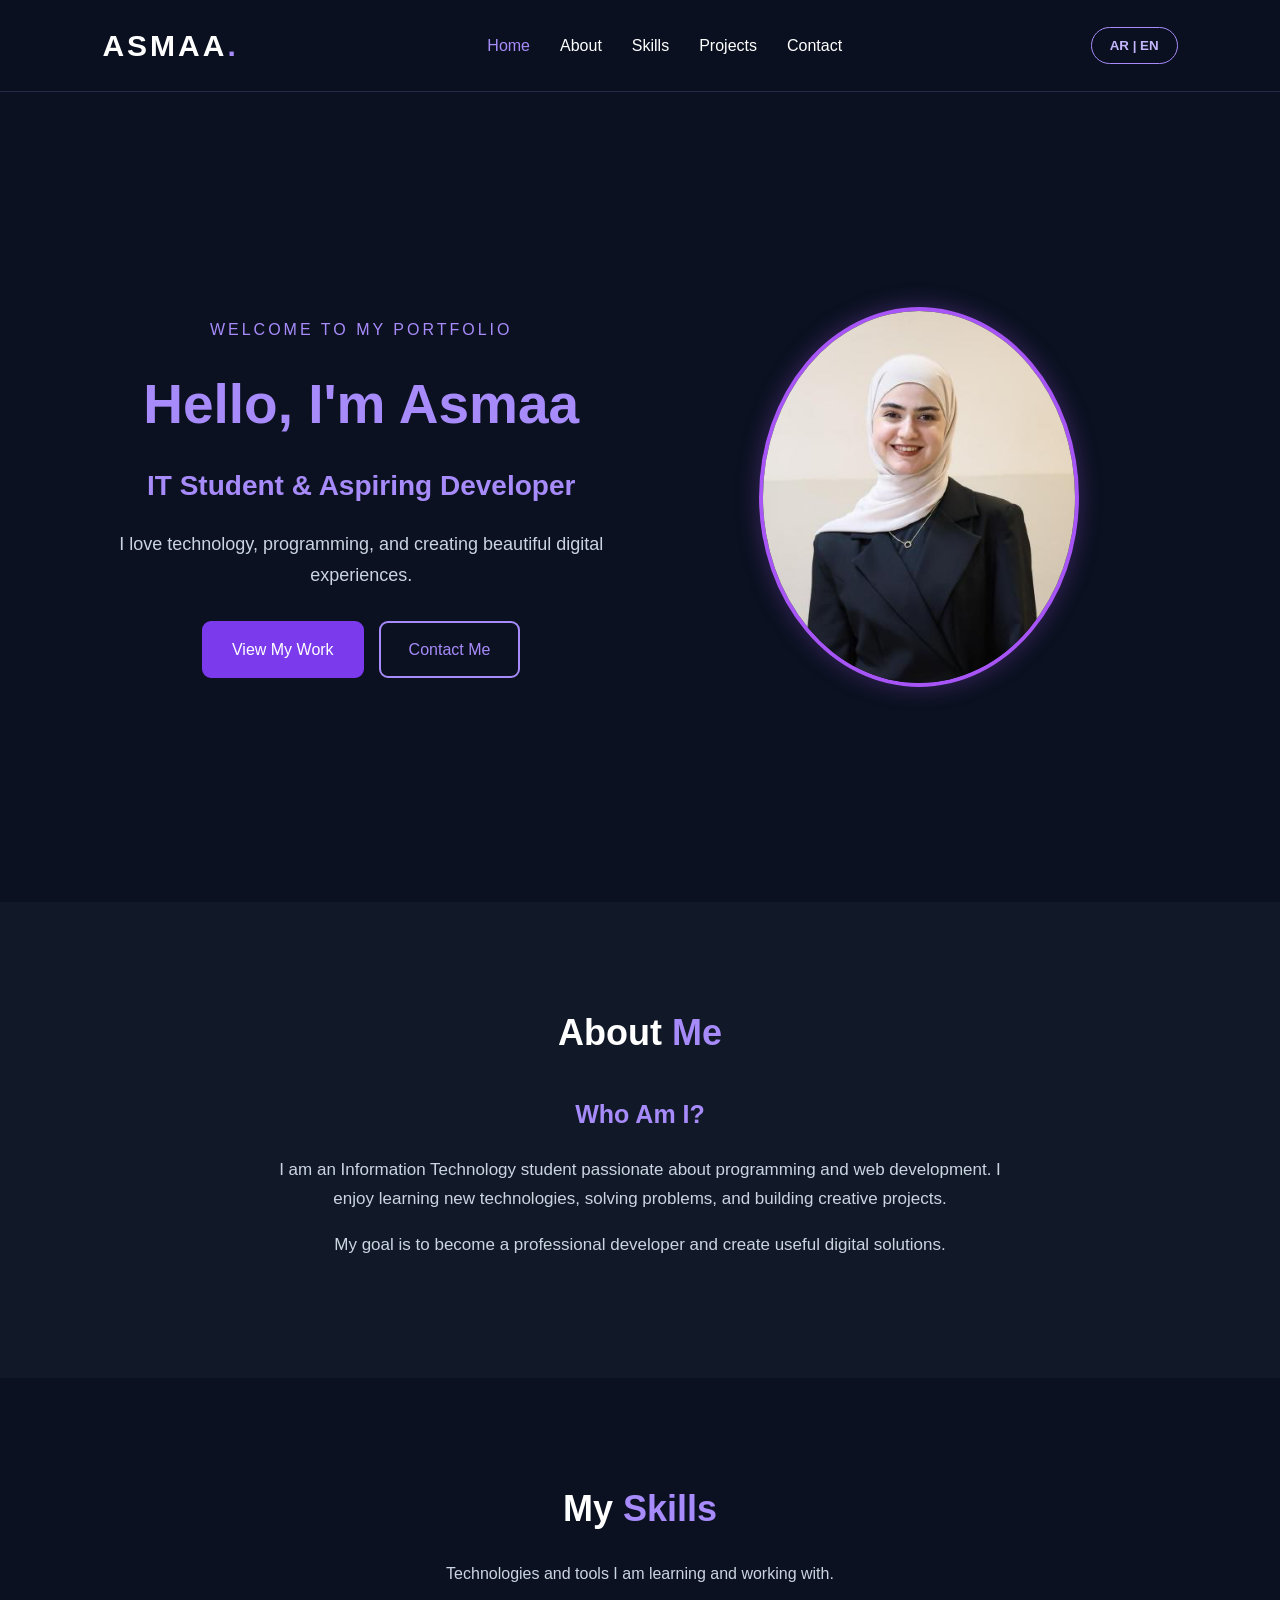
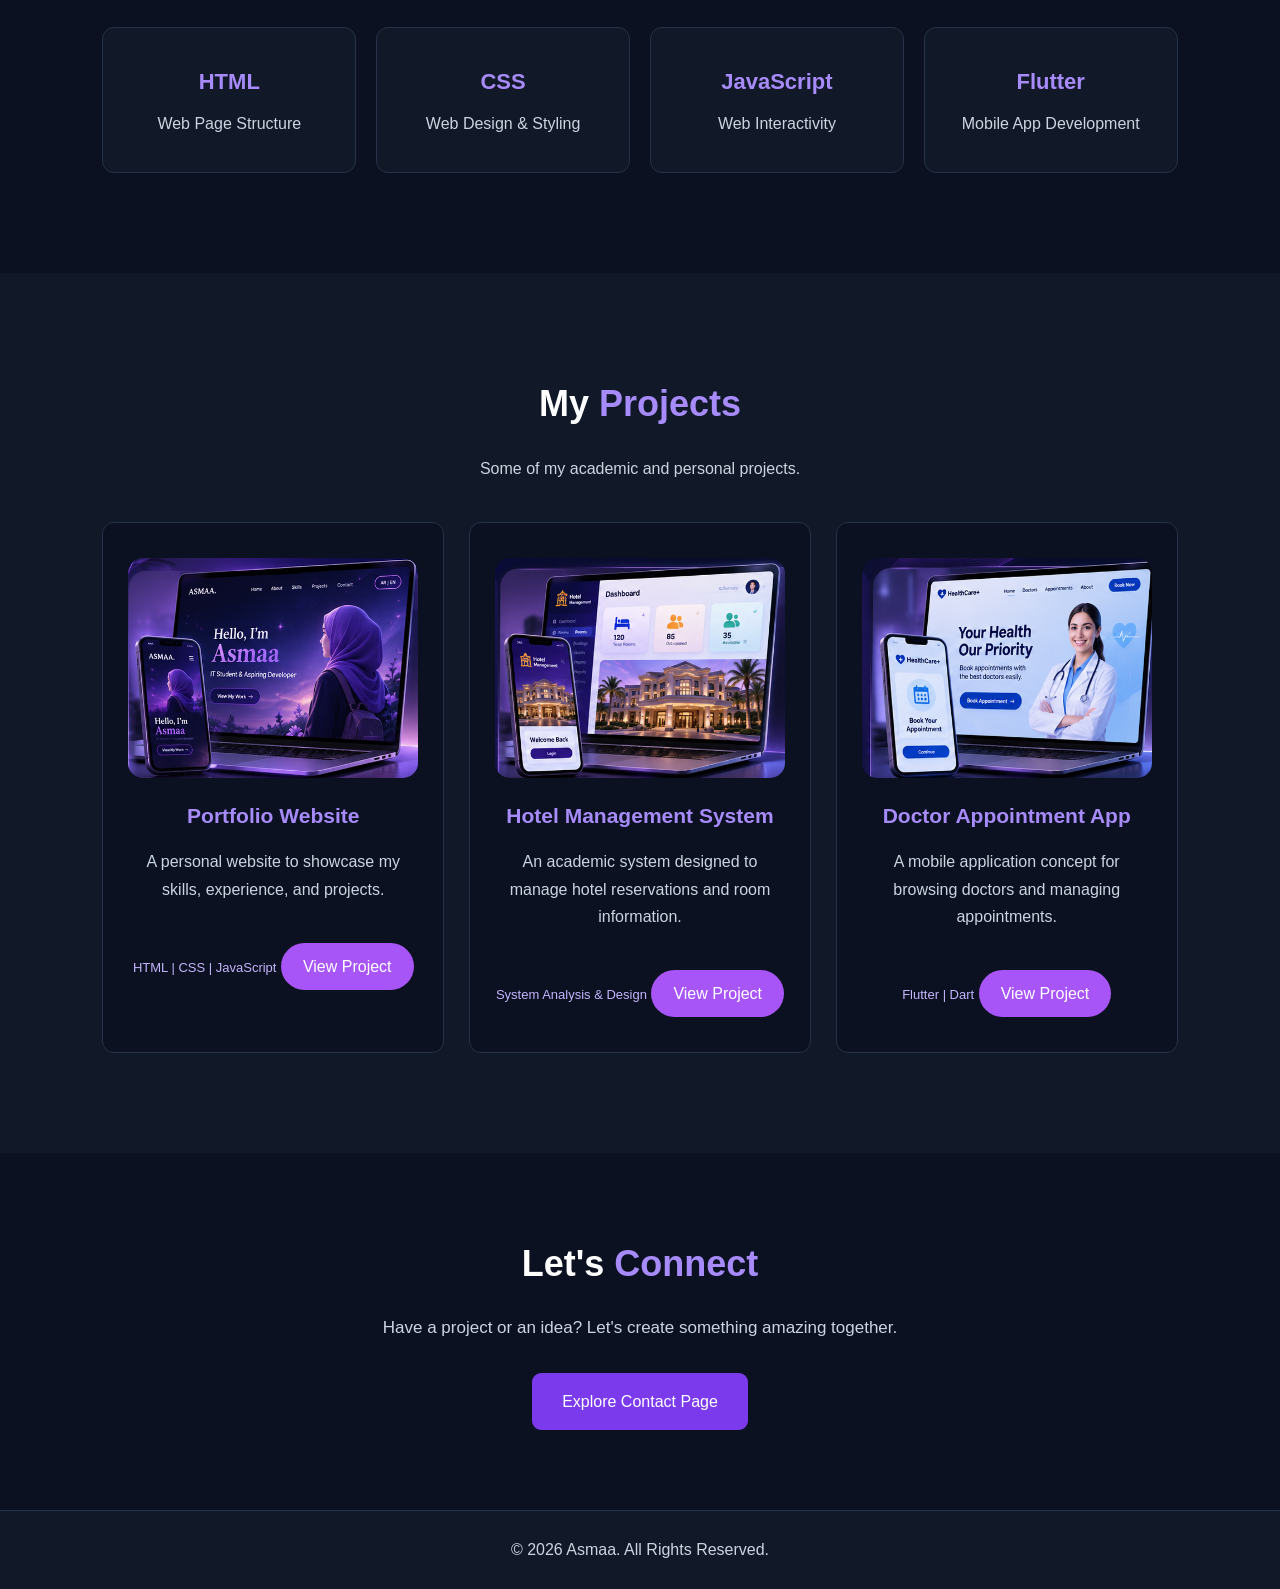
<file: index.html>
<!DOCTYPE html>
<html lang="en">

<head>
    <meta charset="UTF-8">
    <meta name="viewport" content="width=device-width, initial-scale=1.0">

    <title>Asmaa | Developer Portfolio</title>

    <link rel="stylesheet" href="style.css">
</head>

<body>

    <!-- Navigation Bar -->
    
<!-- Luxury Navigation Bar -->
<header>
    <nav class="navbar">

        <h2 class="logo">ASMAA<span>.</span></h2>

        <ul class="nav-links">
            <li>
                <a href="#home" data-en="Home" data-ar="الرئيسية">Home</a>
            </li>
            <li>
                <a href="#about" data-en="About" data-ar="من أنا">About</a>
            </li>
            <li>
                <a href="#skills" data-en="Skills" data-ar="مهاراتي">Skills</a>
            </li>
            <li>
                <a href="#projects" data-en="Projects" data-ar="مشاريعي">Projects</a>
            </li>
            <li>
                <a href="contact.html" data-en="Contact" data-ar="تواصل معي">Contact</a>            </li>
        </ul>

        <button id="language-toggle" class="language-btn">
            AR | EN
        </button>

    </nav>
</header>


    
<!-- Home Section -->

<!-- Home Section -->
<section id="home" class="home">

    <div class="home-content">

        <p class="welcome"
           data-en="WELCOME TO MY PORTFOLIO"
           data-ar="مرحباً بك في معرض أعمالي">
            WELCOME TO MY PORTFOLIO
        </p>

        <h1>
            <span data-en="Hello, I'm " data-ar="مرحباً، أنا ">Hello, I'm </span>
            <span>Asmaa</span>
        </h1>

        <h2
            data-en="IT Student & Aspiring Developer"
            data-ar="طالبة تقنية معلومات ومطوّرة برمجيات طموحة">
            IT Student & Aspiring Developer
        </h2>

        <p data-en="I love technology, programming, and creating beautiful digital experiences."
           data-ar="أحب التكنولوجيا والبرمجة وتصميم تجارب رقمية جميلة ومميزة.">
            I love technology, programming, and creating
            beautiful digital experiences.
        </p>

        <div class="home-buttons">
            <a href="#projects" class="btn"
               data-en="View My Work"
               data-ar="شاهدي أعمالي">View My Work</a>

            <a href="#contact" class="btn secondary-btn"
               data-en="Contact Me"
               data-ar="تواصلي معي">Contact Me</a>
        </div>

    </div>

    <div class="home-image">
        <img src="images/profile.jpg" alt="Asmaa Profile Photo">
    </div>

</section>


    <!-- About Section -->
    <section id="about" class="about">
        <h2 class="section-title">About <span>Me</span></h2>

        <div class="about-content">
            <div class="about-text">
                <h3>Who Am I?</h3>

                <p>
                    I am an Information Technology student
                    passionate about programming and web development.
                    I enjoy learning new technologies, solving problems,
                    and building creative projects.
                </p>

                <p>
                    My goal is to become a professional developer
                    and create useful digital solutions.
                </p>
            </div>
        </div>
    </section>

    <!-- Skills Section -->
    <section id="skills" class="skills">
        <h2 class="section-title">My <span>Skills</span></h2>

        <p class="section-description">
            Technologies and tools I am learning and working with.
        </p>

        <div class="skills-container">

            <div class="skill-card">
                <h3>HTML</h3>
                <p>Web Page Structure</p>
            </div>

            <div class="skill-card">
                <h3>CSS</h3>
                <p>Web Design & Styling</p>
            </div>

            <div class="skill-card">
                <h3>JavaScript</h3>
                <p>Web Interactivity</p>
            </div>

            <div class="skill-card">
                <h3>Flutter</h3>
                <p>Mobile App Development</p>
            </div>

        </div>
    </section>

<!-- Projects Section -->

<section id="projects" class="projects">
    <h2 class="section-title">My <span>Projects</span></h2>
    <p class="section-description">
        Some of my academic and personal projects.
    </p>

    <div class="projects-container">

        <!-- Project 1 -->
        <div class="project-card">
            <div class="project-image">
                <img src="images/portfolio-website.png"
                     alt="Portfolio Website">
            </div>
            <h3>Portfolio Website</h3>
            <p>
                A personal website to showcase my skills,
                experience, and projects.
            </p>
            <span>HTML | CSS | JavaScript</span>
            <a href="projects/hotel.html" class="project-btn">
                View Project
            </a>
        </div>

        <!-- Project 2 -->
        <div class="project-card">
            <div class="project-image">
                <img src="images/hotel-management-system.png"
                     alt="Hotel Management System">
            </div>
            <h3>Hotel Management System</h3>
            <p>
                An academic system designed to manage hotel
                reservations and room information.
            </p>
            <span>System Analysis & Design</span>
            <a href="projects/doctor.html" class="project-btn">
                View Project
            </a>
        </div>

        <!-- Project 3 -->
        <div class="project-card">
            <div class="project-image">
                <img src="images/doctor-appointment-app.png"
                     alt="Doctor Appointment App">
            </div>
            <h3>Doctor Appointment App</h3>
            <p>
                A mobile application concept for browsing
                doctors and managing appointments.
            </p>
            <span>Flutter | Dart</span>
            <a href="projects/portfolio.html" class="project-btn">
                View Project
            </a>
        </div>

    </div>
</section>



    <!-- Contact Section -->
    
<!-- Contact Section -->

<section id="contact" class="contact">
    <h2 class="section-title">
        Let's <span>Connect</span>
    </h2>

    <p>
        Have a project or an idea?
        Let's create something amazing together.
    </p>

    <div class="contact-info">
        <a href="contact.html" class="btn">
            Explore Contact Page
        </a>
    </div>
</section>

    <!-- Footer -->
    <footer>
        <p>© 2026 Asmaa. All Rights Reserved.</p>
    </footer>

    <script src="script.js"></script>

</body>
</html>
</file>
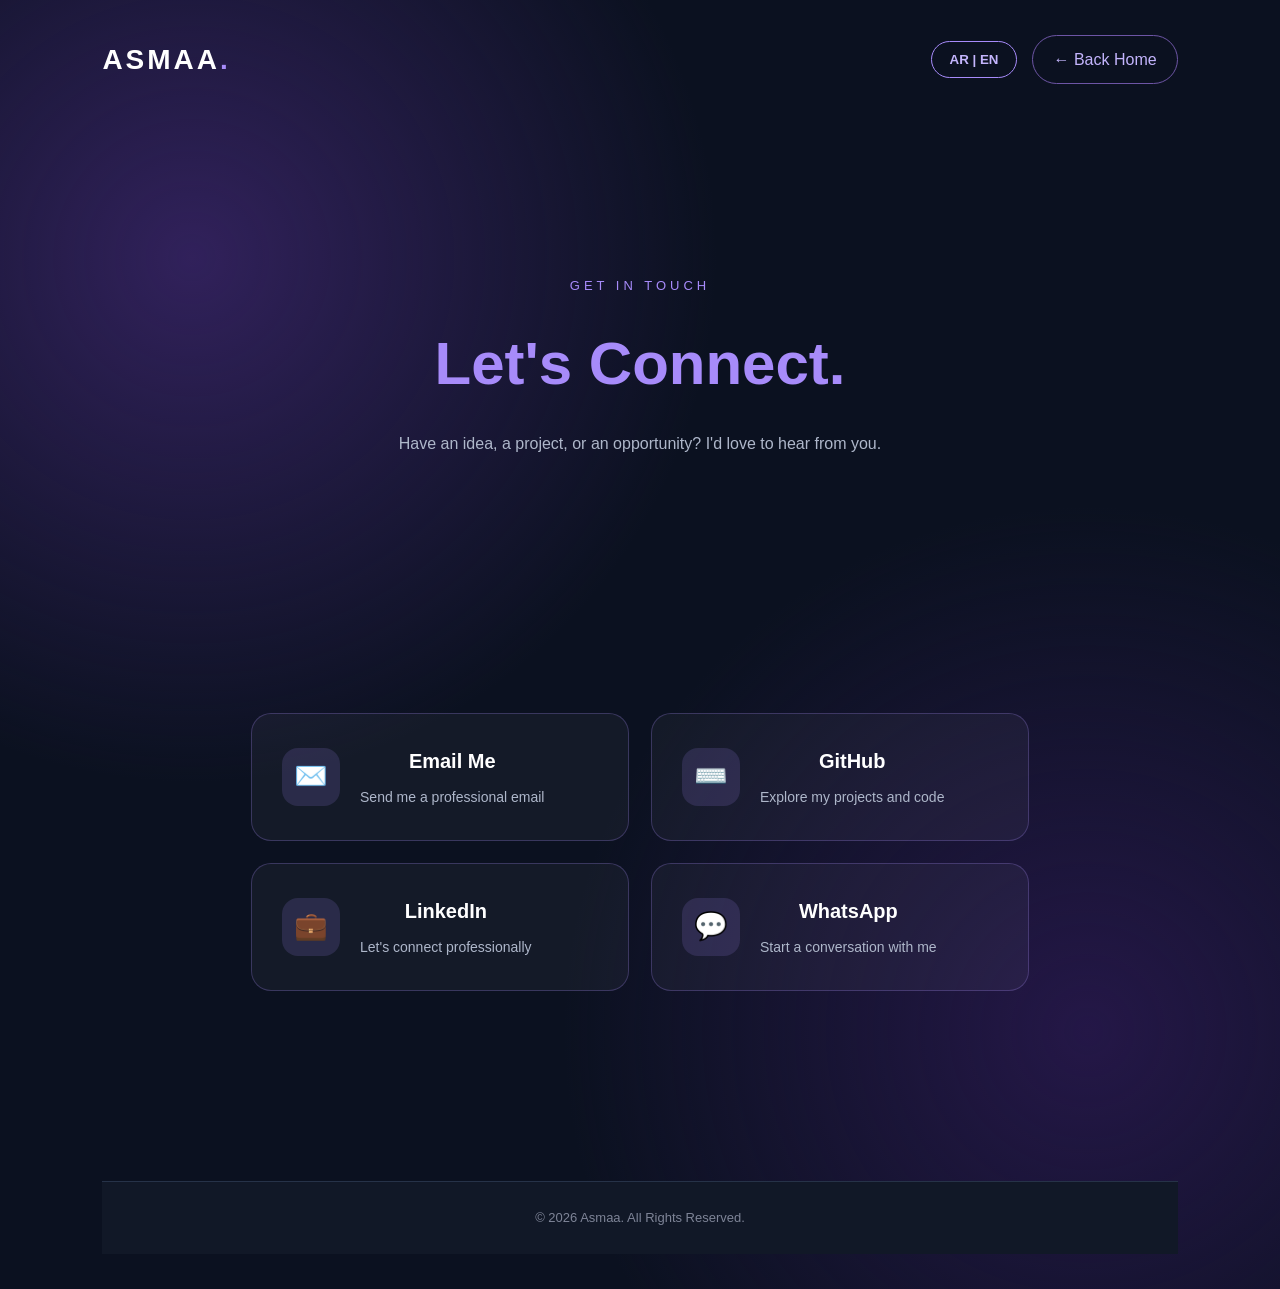
<file: contact.html>
<!DOCTYPE html>
<html lang="en">
<head>
    <meta charset="UTF-8">
    <meta name="viewport" content="width=device-width, initial-scale=1.0">

    <title>Let's Connect | Asmaa</title>
    <link rel="stylesheet" href="style.css">

    <style>
        .contact-page {
            min-height: 100vh;
            padding: 35px 8%;
            background:
                radial-gradient(circle at 15% 20%, #31215b 0, transparent 35%),
                radial-gradient(circle at 85% 80%, #241747 0, transparent 35%),
                #0b1120;
        }

        .contact-nav {
            display: flex;
            justify-content: space-between;
            align-items: center;
            margin-bottom: 90px;
        }

        .contact-nav .logo {
            color: white;
            font-size: 28px;
        }

        .contact-nav .logo span {
            color: #a78bfa;
        }

        .back-home {
            color: #c4b5fd;
            text-decoration: none;
            border: 1px solid #6d55a5;
            padding: 10px 20px;
            border-radius: 25px;
            transition: 0.3s;
        }

        .back-home:hover {
            background: #7c3aed;
            color: white;
        }

        .contact-heading {
            text-align: center;
            margin-bottom: 55px;
        }

        .contact-heading .small-title {
            color: #a78bfa;
            letter-spacing: 4px;
            font-size: 13px;
        }

        .contact-heading h1 {
            color: white;
            font-size: clamp(35px, 6vw, 60px);
            margin: 15px 0;
        }

        .contact-heading h1 span {
            color: #a78bfa;
        }

        .contact-heading p {
            color: #aeb7ca;
            line-height: 1.8;
        }

        .contact-cards {
            max-width: 950px;
            margin: auto;
            display: grid;
            grid-template-columns: repeat(2, 1fr);
            gap: 22px;
        }

        .contact-card {
            text-decoration: none;
            color: white;
            background: rgba(255,255,255,0.04);
            border: 1px solid rgba(167,139,250,0.25);
            border-radius: 20px;
            padding: 30px;
            display: flex;
            align-items: center;
            gap: 20px;
            transition: 0.35s;
        }

        .contact-card:hover {
            transform: translateY(-8px);
            border-color: #a78bfa;
            background: rgba(124,58,237,0.13);
            box-shadow: 0 15px 40px rgba(124,58,237,0.15);
        }

        .contact-icon {
            width: 58px;
            height: 58px;
            border-radius: 16px;
            background: rgba(167,139,250,0.15);
            display: flex;
            justify-content: center;
            align-items: center;
            font-size: 27px;
            flex-shrink: 0;
        }

        .contact-card h3 {
            margin-bottom: 8px;
            font-size: 20px;
        }

        .contact-card p {
            color: #aeb7ca;
            font-size: 14px;
        }

        .contact-footer {
            text-align: center;
            color: #7e8497;
            margin-top: 90px;
            font-size: 13px;
        }

        @media (max-width: 650px) {
            .contact-cards {
                grid-template-columns: 1fr;
            }

            .contact-nav {
                margin-bottom: 60px;
            }

            .contact-page {
                padding: 25px 6%;
            }
        }


/* LANGUAGE SWITCHER */
.nav-actions {
    display: flex;
    align-items: center;
    gap: 15px;
}

.language-btn {
    background: transparent;
    color: #c4b5fd;
    border: 1px solid #a78bfa;
    padding: 10px 18px;
    border-radius: 25px;
    cursor: pointer;
    font-weight: bold;
    transition: 0.3s;
}

.language-btn:hover {
    background: #7c3aed;
    color: white;
}

body.rtl {
    direction: rtl;
}

body.rtl .contact-card {
    text-align: right;
}

@media (max-width: 450px) {
    .contact-nav {
        flex-wrap: wrap;
        gap: 15px;
    }

    .nav-actions {
        gap: 8px;
    }
}

/* CONTACT CARD ARROW */
.contact-card {
    position: relative;
}

.contact-card::after {
    content: "↗";
    position: absolute;
    right: 25px;
    top: 50%;
    transform: translateY(-50%);
    font-size: 22px;
    color: #a78bfa;
    opacity: 0;
    transition: 0.3s ease;
}

.contact-card:hover::after {
    opacity: 1;
    right: 18px;
}

/* RTL ARROW */
body.rtl .contact-card::after {
    right: auto;
    left: 25px;
}

body.rtl .contact-card:hover::after {
    left: 18px;
}

/* CONTACT ICON HOVER */
.contact-icon {
    transition: 0.35s ease;
}

.contact-card:hover .contact-icon {
    transform: scale(1.12) rotate(-5deg);
    background: rgba(167,139,250,0.3);
    box-shadow: 0 0 20px rgba(167,139,250,0.2);
}

/* CONTACT CARDS ANIMATION */
.contact-card {
    animation: cardFadeIn 0.8s ease both;
}

.contact-card:nth-child(2) {
    animation-delay: 0.15s;
}

.contact-card:nth-child(3) {
    animation-delay: 0.3s;
}

.contact-card:nth-child(4) {
    animation-delay: 0.45s;
}

@keyframes cardFadeIn {
    from {
        opacity: 0;
        transform: translateY(25px);
    }
    to {
        opacity: 1;
        transform: translateY(0);
    }
}
    </style>
</head>

<body>

    <main class="contact-page">

        
<nav class="contact-nav">
    <h2 class="logo">ASMAA<span>.</span></h2>

    <div class="nav-actions">
        <button id="language-toggle" class="language-btn">
            AR | EN
        </button>

        <a href="index.html" class="back-home"
           data-en="← Back Home"
           data-ar="العودة للرئيسية ←">
            ← Back Home
        </a>
    </div>
</nav>



        
<section class="contact-heading">
    <p class="small-title"
       data-en="GET IN TOUCH"
       data-ar="تواصلي معي">
        GET IN TOUCH
    </p>

    <h1>
        <span data-en="Let's " data-ar="هيا بنا ">
            Let's
        </span>
        <span data-en="Connect." data-ar="نتواصل.">
            Connect.
        </span>
    </h1>

    <p data-en="Have an idea, a project, or an opportunity? I'd love to hear from you."
       data-ar="هل لديك فكرة أو مشروع أو فرصة عمل؟ يسعدني التواصل معك.">
        Have an idea, a project, or an opportunity?
        I'd love to hear from you.
    </p>
</section>

<section class="contact-cards">

    <a href="mailto:hilythilya@gmail.com"
       class="contact-card">
        <div class="contact-icon">✉️</div>
        <div>
            <h3 data-en="Email Me" data-ar="راسليني">
                Email Me
            </h3>
            <p data-en="Send me a professional email"
               data-ar="أرسلي لي رسالة عبر البريد الإلكتروني">
                Send me a professional email
            </p>
        </div>
    </a>

    <a href="https://github.com/soo-so0"
       target="_blank"
       rel="noopener noreferrer"
       class="contact-card">
        <div class="contact-icon">⌨️</div>
        <div>
            <h3>GitHub</h3>
            <p data-en="Explore my projects and code"
               data-ar="تصفحي مشاريعي وأعمالي البرمجية">
                Explore my projects and code
            </p>
        </div>
    </a>

    <a href="#" onclick="return false;"
       target="_blank"
       rel="noopener noreferrer"
       class="contact-card">
        <div class="contact-icon">💼</div>
        <div>
            <h3>LinkedIn</h3>
            <p data-en="Let's connect professionally"
               data-ar="لنتواصل بشكل احترافي">
                Let's connect professionally
            </p>
        </div>
    </a>

    <a href="https://wa.me/967784324240"
       target="_blank"
       rel="noopener noreferrer"
       class="contact-card">
        <div class="contact-icon">💬</div>
        <div>
            <h3 data-en="WhatsApp" data-ar="واتساب">
                WhatsApp
            </h3>
            <p data-en="Start a conversation with me"
               data-ar="ابدئي محادثة معي">
                Start a conversation with me
            </p>
        </div>
    </a>

</section>

<footer class="contact-footer"
        data-en="© 2026 Asmaa. All Rights Reserved."
        data-ar="© 2026 عصماء. جميع الحقوق محفوظة.">
    © 2026 Asmaa. All Rights Reserved.
</footer>

      

    </main>

    
<script>
    const languageButton = document.getElementById("language-toggle");

    let currentLanguage = "en";

    function changeLanguage() {
        currentLanguage = currentLanguage === "en" ? "ar" : "en";

        document.documentElement.lang = currentLanguage;
        document.documentElement.dir =
            currentLanguage === "ar" ? "rtl" : "ltr";

        document.body.classList.toggle(
            "rtl",
            currentLanguage === "ar"
        );

        document.querySelectorAll("[data-en][data-ar]").forEach(element => {
            element.textContent = element.getAttribute(
                `data-${currentLanguage}`
            );
        });

        languageButton.textContent =
            currentLanguage === "en" ? "AR | EN" : "EN | AR";
    }

    languageButton.addEventListener("click", changeLanguage);
</script>

</body>
</html>
</file>
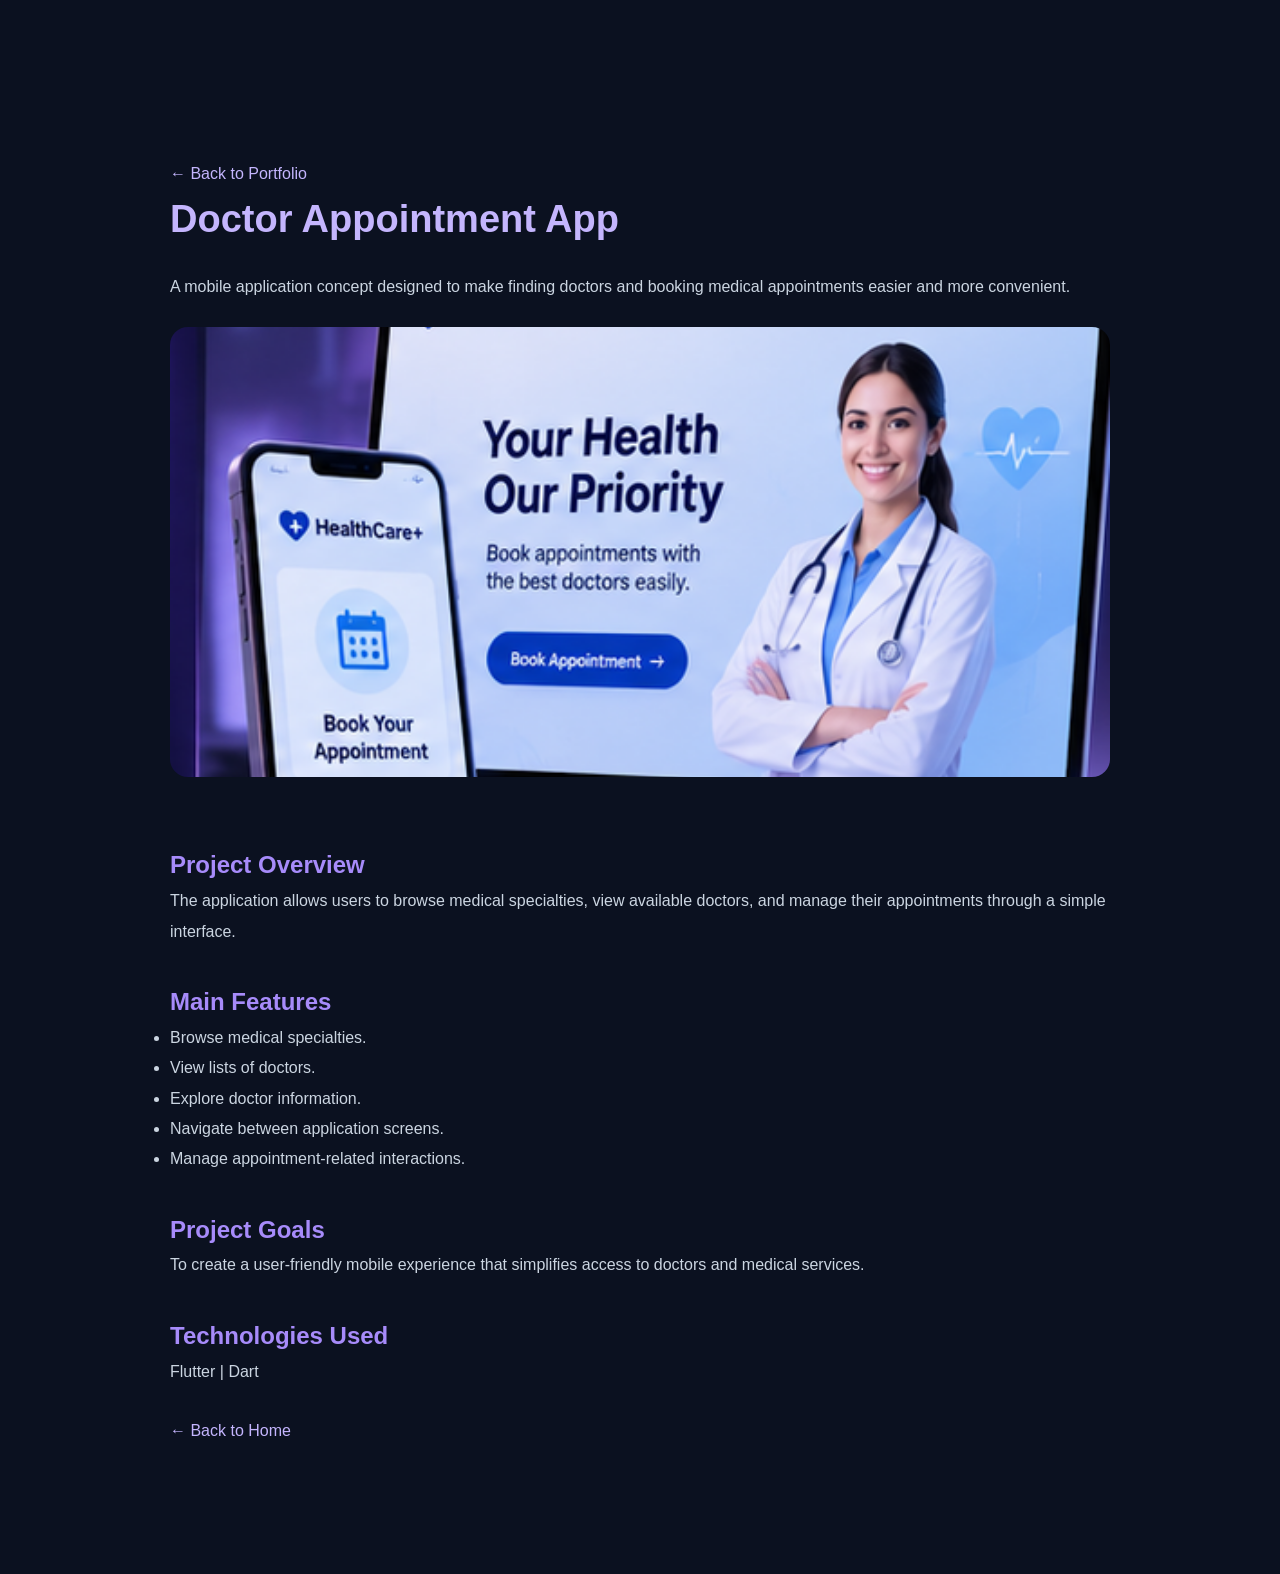
<file: projects/doctor.html>
<!DOCTYPE html>
<html lang="en">
<head>
    <meta charset="UTF-8">
    <meta name="viewport" content="width=device-width, initial-scale=1.0">
    <title>Doctor Appointment App | Asmaa</title>
    <link rel="stylesheet" href="../style.css">
    <style>
        .project-details {
            max-width: 1000px;
            margin: 100px auto;
            padding: 30px;
        }

        .project-details h1 {
            color: #c4b5fd;
            font-size: 38px;
            margin-bottom: 20px;
        }

        .project-details h2 {
            color: #a78bfa;
            margin-top: 35px;
        }

        .project-details p,
        .project-details li {
            color: #cbd5e1;
            line-height: 1.9;
        }

        .project-details img {
            width: 100%;
            max-height: 450px;
            object-fit: cover;
            border-radius: 18px;
            margin: 25px 0;
        }

        .back-btn {
            display: inline-block;
            margin-top: 30px;
            color: #c4b5fd;
            text-decoration: none;
        }
    </style>
</head>

<body>

    <main class="project-details">

        <a href="../index.html" class="back-btn">
            ← Back to Portfolio
        </a>

        <h1>Doctor Appointment App</h1>

        <p>
            A mobile application concept designed to make
            finding doctors and booking medical appointments
            easier and more convenient.
        </p>

        <img src="../images/doctor-appointment-app.png"
             alt="Doctor Appointment App">

        <h2>Project Overview</h2>
        <p>
            The application allows users to browse medical
            specialties, view available doctors, and manage
            their appointments through a simple interface.
        </p>

        <h2>Main Features</h2>
        <ul>
            <li>Browse medical specialties.</li>
            <li>View lists of doctors.</li>
            <li>Explore doctor information.</li>
            <li>Navigate between application screens.</li>
            <li>Manage appointment-related interactions.</li>
        </ul>

        <h2>Project Goals</h2>
        <p>
            To create a user-friendly mobile experience that
            simplifies access to doctors and medical services.
        </p>

        <h2>Technologies Used</h2>
        <p>Flutter | Dart</p>

        <a href="../index.html" class="back-btn">
            ← Back to Home
        </a>

    </main>

</body>
</html>
</file>
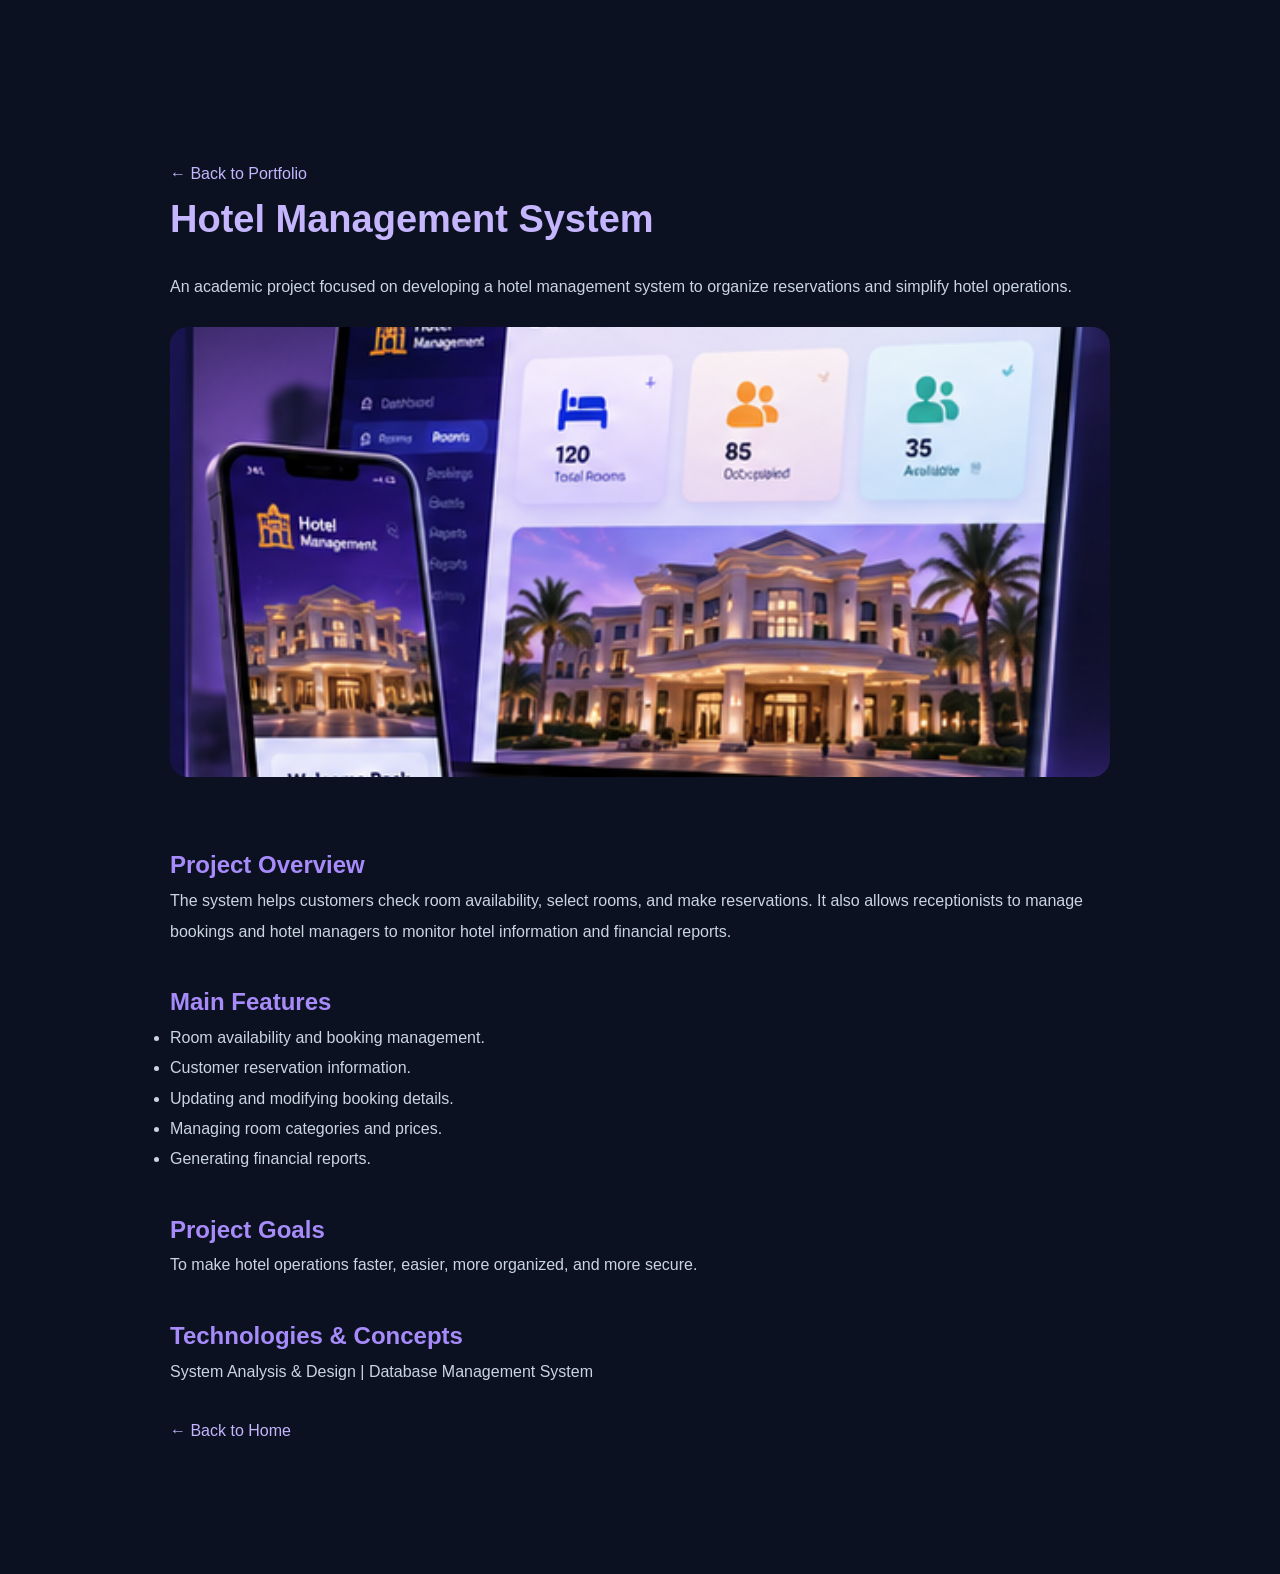
<file: projects/hotel.html>
<!DOCTYPE html>
<html lang="en">
<head>
    <meta charset="UTF-8">
    <meta name="viewport" content="width=device-width, initial-scale=1.0">
    <title>Hotel Management System | Asmaa</title>
    <link rel="stylesheet" href="../style.css">
    <style>
        .project-details {
            max-width: 1000px;
            margin: 100px auto;
            padding: 30px;
        }

        .project-details h1 {
            color: #c4b5fd;
            font-size: 38px;
            margin-bottom: 20px;
        }

        .project-details h2 {
            color: #a78bfa;
            margin-top: 35px;
        }

        .project-details p,
        .project-details li {
            color: #cbd5e1;
            line-height: 1.9;
        }

        .project-details img {
            width: 100%;
            max-height: 450px;
            object-fit: cover;
            border-radius: 18px;
            margin: 25px 0;
        }

        .back-btn {
            display: inline-block;
            margin-top: 30px;
            color: #c4b5fd;
            text-decoration: none;
        }
    </style>
</head>

<body>

    <main class="project-details">

        <a href="../index.html" class="back-btn">
            ← Back to Portfolio
        </a>

        <h1>Hotel Management System</h1>

        <p>
            An academic project focused on developing a hotel
            management system to organize reservations and
            simplify hotel operations.
        </p>

        <img src="../images/hotel-management-system.png"
             alt="Hotel Management System">

        <h2>Project Overview</h2>
        <p>
            The system helps customers check room availability,
            select rooms, and make reservations. It also allows
            receptionists to manage bookings and hotel managers
            to monitor hotel information and financial reports.
        </p>

        <h2>Main Features</h2>
        <ul>
            <li>Room availability and booking management.</li>
            <li>Customer reservation information.</li>
            <li>Updating and modifying booking details.</li>
            <li>Managing room categories and prices.</li>
            <li>Generating financial reports.</li>
        </ul>

        <h2>Project Goals</h2>
        <p>
            To make hotel operations faster, easier, more organized,
            and more secure.
        </p>

        <h2>Technologies & Concepts</h2>
        <p>System Analysis & Design | Database Management System</p>

        <a href="../index.html" class="back-btn">
            ← Back to Home
        </a>

    </main>

</body>
</html>
</file>
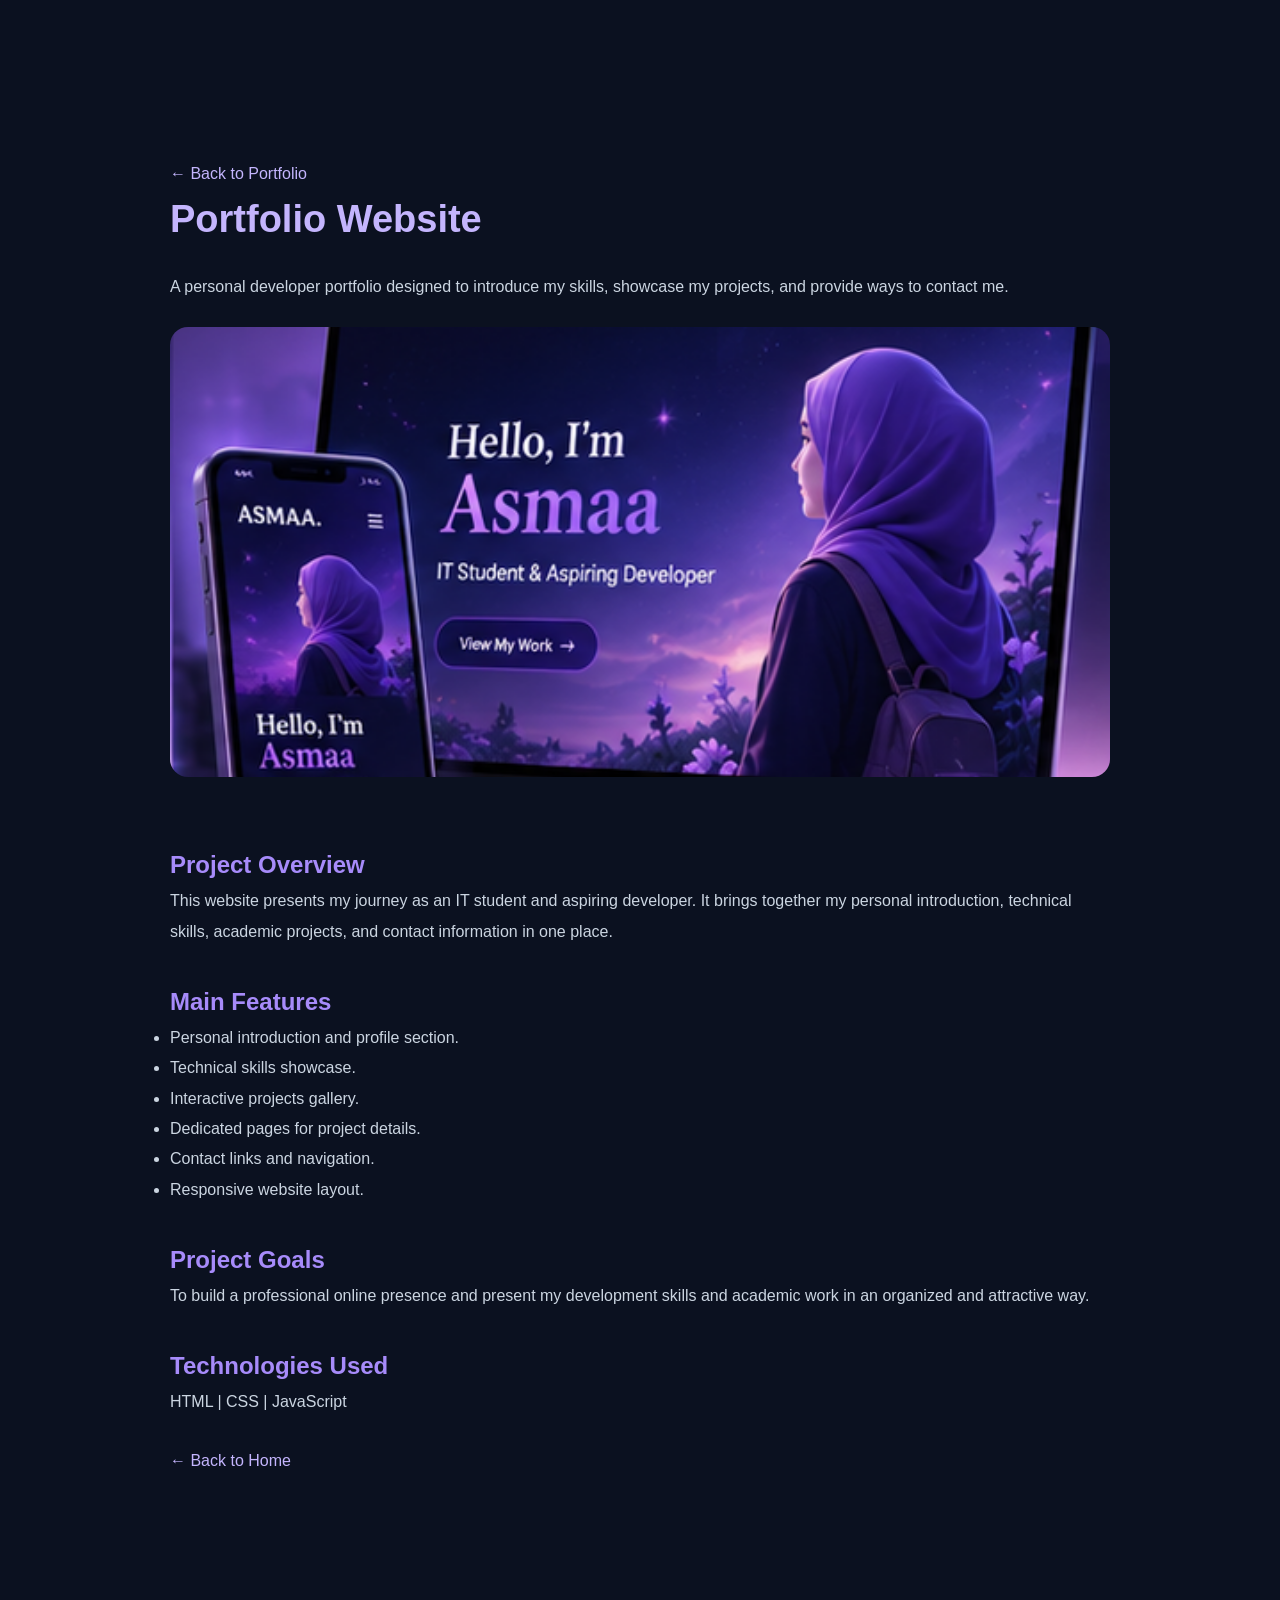
<file: projects/portfolio.html>
<!DOCTYPE html>
<html lang="en">
<head>
    <meta charset="UTF-8">
    <meta name="viewport" content="width=device-width, initial-scale=1.0">
    <title>Portfolio Website | Asmaa</title>
    <link rel="stylesheet" href="../style.css">

    <style>
        .project-details {
            max-width: 1000px;
            margin: 100px auto;
            padding: 30px;
        }

        .project-details h1 {
            color: #c4b5fd;
            font-size: 38px;
            margin-bottom: 20px;
        }

        .project-details h2 {
            color: #a78bfa;
            margin-top: 35px;
        }

        .project-details p,
        .project-details li {
            color: #cbd5e1;
            line-height: 1.9;
        }

        .project-details img {
            width: 100%;
            max-height: 450px;
            object-fit: cover;
            border-radius: 18px;
            margin: 25px 0;
        }

        .back-btn {
            display: inline-block;
            margin-top: 30px;
            color: #c4b5fd;
            text-decoration: none;
        }
    </style>
</head>

<body>

    <main class="project-details">

        <a href="../index.html" class="back-btn">
            ← Back to Portfolio
        </a>

        <h1>Portfolio Website</h1>

        <p>
            A personal developer portfolio designed to
            introduce my skills, showcase my projects,
            and provide ways to contact me.
        </p>

        <img src="../images/portfolio-website.png"
             alt="Portfolio Website">

        <h2>Project Overview</h2>
        <p>
            This website presents my journey as an IT student
            and aspiring developer. It brings together my
            personal introduction, technical skills, academic
            projects, and contact information in one place.
        </p>

        <h2>Main Features</h2>
        <ul>
            <li>Personal introduction and profile section.</li>
            <li>Technical skills showcase.</li>
            <li>Interactive projects gallery.</li>
            <li>Dedicated pages for project details.</li>
            <li>Contact links and navigation.</li>
            <li>Responsive website layout.</li>
        </ul>

        <h2>Project Goals</h2>
        <p>
            To build a professional online presence and
            present my development skills and academic work
            in an organized and attractive way.
        </p>

        <h2>Technologies Used</h2>
        <p>HTML | CSS | JavaScript</p>

        <a href="../index.html" class="back-btn">
            ← Back to Home
        </a>

    </main>

</body>
</html>
</file>
<file: style.css>
/* =========================
   GENERAL SETTINGS
========================= */

* {
    margin: 0;
    padding: 0;
    box-sizing: border-box;
    scroll-behavior: smooth;
}

body {
    font-family: Arial, sans-serif;
    background-color: #0b1120;
    color: #ffffff;
    line-height: 1.7;
}

:root {
    --main-color: #a78bfa;
    --secondary-color: #7c3aed;
    --background: #0b1120;
    --card-background: #111827;
    --text-color: #cbd5e1;
}

section {
    padding: 100px 8%;
    text-align: center;
    scroll-margin-top: 80px;
}

.section-title {
    font-size: 36px;
    margin-bottom: 20px;
    color: white;
}

.section-title span {
    color: var(--main-color);
}

.section-description {
    color: var(--text-color);
    margin-bottom: 40px;
}

/* =========================
   NAVIGATION BAR
========================= */

header {
    background-color: #111827;
    padding: 18px 8%;
    position: sticky;
    top: 0;
    z-index: 1000;
}

.navbar {
    display: flex;
    justify-content: space-between;
    align-items: center;
}

.logo {
    color: var(--main-color);
    font-size: 30px;
}

.logo span {
    color: var(--secondary-color);
}

.nav-links {
    display: flex;
    list-style: none;
    gap: 30px;
}

.nav-links a {
    color: white;
    text-decoration: none;
    transition: 0.3s;
    font-size: 16px;
}

.nav-links a:hover {
    color: var(--main-color);
}

/* =========================
   HOME SECTION
========================= */

.home {
    min-height: 90vh;
    display: flex;
    justify-content: center;
    align-items: center;
    padding: 80px 8%;
}

.home-content {
    max-width: 800px;
    text-align: center;
}

.welcome {
    color: var(--main-color);
    font-size: 16px;
    letter-spacing: 3px;
    margin-bottom: 15px;
}

.home-content h1 {
    font-size: 55px;
    color: white;
    margin-bottom: 10px;
}

.home-content h1 span {
    color: var(--main-color);
}

.home-content h2 {
    font-size: 28px;
    color: var(--main-color);
    margin-bottom: 20px;
}

.home-content > p:not(.welcome) {
    color: var(--text-color);
    font-size: 18px;
    margin-bottom: 30px;
}

.home-buttons {
    display: flex;
    justify-content: center;
    gap: 15px;
    flex-wrap: wrap;
}

.btn {
    display: inline-block;
    background-color: var(--secondary-color);
    color: white;
    padding: 13px 28px;
    border-radius: 9px;
    text-decoration: none;
    transition: 0.3s;
    border: 2px solid var(--secondary-color);
}

.btn:hover {
    background-color: transparent;
    color: var(--main-color);
    transform: translateY(-4px);
}

.secondary-btn {
    background-color: transparent;
    border-color: var(--main-color);
    color: var(--main-color);
}

/* =========================
   ABOUT SECTION
========================= */

.about {
    background-color: #111827;
}

.about-content {
    max-width: 750px;
    margin: 30px auto 0;
}

.about-text h3 {
    color: var(--main-color);
    font-size: 25px;
    margin-bottom: 20px;
}

.about-text p {
    color: var(--text-color);
    font-size: 17px;
    margin-bottom: 18px;
}

/* =========================
   SKILLS SECTION
========================= */

.skills-container {
    display: grid;
    grid-template-columns: repeat(4, 1fr);
    gap: 20px;
    margin-top: 35px;
}

.skill-card {
    background-color: var(--card-background);
    padding: 35px 20px;
    border: 1px solid #263248;
    border-radius: 12px;
    transition: 0.3s;
}

.skill-card h3 {
    color: var(--main-color);
    font-size: 22px;
    margin-bottom: 10px;
}

.skill-card p {
    color: var(--text-color);
}

.skill-card:hover {
    transform: translateY(-8px);
    border-color: var(--main-color);
    box-shadow: 0 5px 20px #7c3aed33;
}

/* =========================
   PROJECTS SECTION
========================= */

.projects {
    background-color: #111827;
}

.projects-container {
    display: grid;
    grid-template-columns: repeat(3, 1fr);
    gap: 25px;
    margin-top: 35px;
}

.project-card {
    background-color: #0b1120;
    padding: 35px 25px;
    border-radius: 12px;
    border: 1px solid #263248;
    transition: 0.3s;
}

.project-card h3 {
    color: var(--main-color);
    font-size: 21px;
    margin-bottom: 15px;
}

.project-card p {
    color: var(--text-color);
    margin-bottom: 20px;
}

.project-card span {
    color: #c4b5fd;
    font-size: 13px;
}

.project-card:hover {
    transform: translateY(-8px);
    border-color: var(--secondary-color);
    box-shadow: 0 5px 20px #7c3aed33;
}

/* =========================
   CONTACT SECTION
========================= */

.contact p {
    color: var(--text-color);
    font-size: 17px;
    margin: 20px 0 30px;
}

/* =========================
   FOOTER
========================= */

footer {
    background-color: #111827;
    text-align: center;
    padding: 25px;
    color: var(--text-color);
    border-top: 1px solid #263248;
}

/* =========================
   RESPONSIVE DESIGN
========================= */

@media (max-width: 900px) {

    .skills-container {
        grid-template-columns: repeat(2, 1fr);
    }

    .projects-container {
        grid-template-columns: repeat(2, 1fr);
    }

}

@media (max-width: 600px) {

    header {
        padding: 18px 5%;
    }

    .navbar {
        flex-direction: column;
        gap: 18px;
    }

    .nav-links {
        flex-wrap: wrap;
        justify-content: center;
        gap: 15px;
    }

    section {
        padding: 70px 5%;
    }

    .home-content h1 {
        font-size: 38px;
    }

    .home-content h2 {
        font-size: 22px;
    }

    .home-content > p:not(.welcome) {
        font-size: 16px;
    }

    .skills-container,
    .projects-container {
        grid-template-columns: 1fr;
    }

    .section-title {
        font-size: 30px;
    }

}


/* Home Section Layout */
.home {
    display: flex;
    align-items: center;
    justify-content: space-between;
    gap: 40px;
}

/* Profile Image */
.home-image {
    flex: 1;
    display: flex;
    justify-content: center;
    align-items: center;
}

.home-image img {
    width: 320px;
    height: 380px;
    object-fit: cover;
    border-radius: 50%;
    border: 4px solid #a855f7;
    box-shadow: 0 0 25px rgba(168, 85, 247, 0.3);
}

.home-content {
    flex: 1;
}

/* Mobile */
@media (max-width: 768px) {
    .home {
        flex-direction: column-reverse;
        text-align: center;
    }

    .home-image img {
        width: 250px;
        height: 280px;
    }
}


/* Project Cards Enhancement */
.project-icon {
    font-size: 40px;
    margin-bottom: 15px;
}

.project-btn {
    display: inline-block;
    margin-top: 20px;
    padding: 10px 22px;
    background: #a855f7;
    color: white;
    text-decoration: none;
    border-radius: 25px;
    transition: 0.3s;
}

.project-btn:hover {
    background: #7e22ce;
    transform: translateY(-3px);
}


/* Contact Section */
.contact {
    text-align: center;
    padding: 80px 10%;
}

.contact-info {
    display: flex;
    justify-content: center;
    align-items: center;
    flex-wrap: wrap;
    gap: 15px;
    margin-top: 30px;
}


/* Luxury Navigation */
header {
    background: rgba(11, 17, 32, 0.95);
    backdrop-filter: blur(15px);
    border-bottom: 1px solid rgba(167, 139, 250, 0.2);
    padding: 20px 8%;
}

.navbar {
    display: flex;
    justify-content: space-between;
    align-items: center;
    gap: 20px;
}

.logo {
    font-size: 30px;
    font-weight: bold;
    letter-spacing: 3px;
    color: #ffffff;
    text-decoration: none;
}

.logo span {
    color: #a78bfa;
}

.nav-links a {
    font-weight: 500;
    transition: 0.3s ease;
}

.nav-links a:hover {
    color: #c4b5fd;
    text-shadow: 0 0 12px #a78bfa;
}

.language-btn {
    background: transparent;
    color: #c4b5fd;
    border: 1px solid #a78bfa;
    padding: 9px 16px;
    border-radius: 20px;
    cursor: pointer;
    font-weight: bold;
    transition: 0.3s;
}

.language-btn:hover {
    background: #7c3aed;
    color: white;
}

.language-btn {
    display: inline-block;
    background: transparent;
    color: #c4b5fd;
    border: 1px solid #a78bfa;
    padding: 10px 18px;
    border-radius: 25px;
    cursor: pointer;
    font-weight: bold;
    white-space: nowrap;
}


/* PROJECT IMAGES */
.project-image {
    width: 100%;
    height: 220px;
    overflow: hidden;
    border-radius: 15px;
    margin-bottom: 20px;
}

.project-image img {
    width: 100%;
    height: 100%;
    object-fit: cover;
    display: block;
    transition: transform 0.5s ease;
}

.project-card:hover .project-image img {
    transform: scale(1.08);
}


/* =========================
   RESPONSIVE DESIGN - ALL DEVICES
========================= */

/* Prevent horizontal scrolling */
html,
body {
    width: 100%;
    max-width: 100%;
    overflow-x: hidden;
}

img {
    max-width: 100%;
}

/* Tablets and small laptops */
@media (max-width: 1024px) {

    section {
        padding: 80px 5%;
    }

    .home {
        gap: 25px;
    }

    .home-content h1 {
        font-size: 45px;
    }

    .home-image img {
        width: 280px;
        height: 330px;
    }

    .projects-container {
        grid-template-columns: repeat(2, 1fr);
    }

    .skills-container {
        grid-template-columns: repeat(2, 1fr);
    }
}

/* Mobile phones and tablets */
@media (max-width: 768px) {

    header {
        padding: 15px 4%;
    }

    .navbar {
        flex-direction: column;
        gap: 15px;
    }

    .logo {
        font-size: 26px;
    }

    .nav-links {
        width: 100%;
        justify-content: center;
        flex-wrap: wrap;
        gap: 12px 18px;
    }

    .nav-links a {
        font-size: 14px;
    }

    .language-btn {
        padding: 8px 14px;
        font-size: 13px;
    }

    .home {
        flex-direction: column-reverse;
        justify-content: center;
        min-height: auto;
        padding: 60px 5%;
        gap: 30px;
    }

    .home-content {
        width: 100%;
        max-width: 100%;
    }

    .home-content h1 {
        font-size: 38px;
    }

    .home-content h2 {
        font-size: 21px;
    }

    .home-image img {
        width: 240px;
        height: 280px;
    }

    section {
        padding: 65px 5%;
    }

    .section-title {
        font-size: 30px;
    }

    .projects-container,
    .skills-container {
        grid-template-columns: repeat(2, minmax(0, 1fr));
        gap: 15px;
    }

    .project-card {
        padding: 20px 15px;
    }

    .project-image {
        height: 180px;
    }
}

/* Small mobile phones */
@media (max-width: 480px) {

    .nav-links {
        gap: 10px 13px;
    }

    .nav-links a {
        font-size: 13px;
    }

    .home-content h1 {
        font-size: 32px;
    }

    .home-content h2 {
        font-size: 19px;
    }

    .welcome {
        font-size: 12px;
        letter-spacing: 2px;
    }

    .home-image img {
        width: 210px;
        height: 245px;
    }

    .home-buttons {
        flex-direction: column;
        align-items: stretch;
        width: 100%;
    }

    .btn {
        text-align: center;
    }

    .projects-container,
    .skills-container {
        grid-template-columns: 1fr;
    }

    .project-image {
        height: 210px;
    }

    .section-title {
        font-size: 27px;
    }

    .about-text p {
        font-size: 15px;
    }

    .contact {
        padding: 60px 5%;
    }

    footer {
        font-size: 13px;
        padding: 20px 10px;
    }
}
</file>
